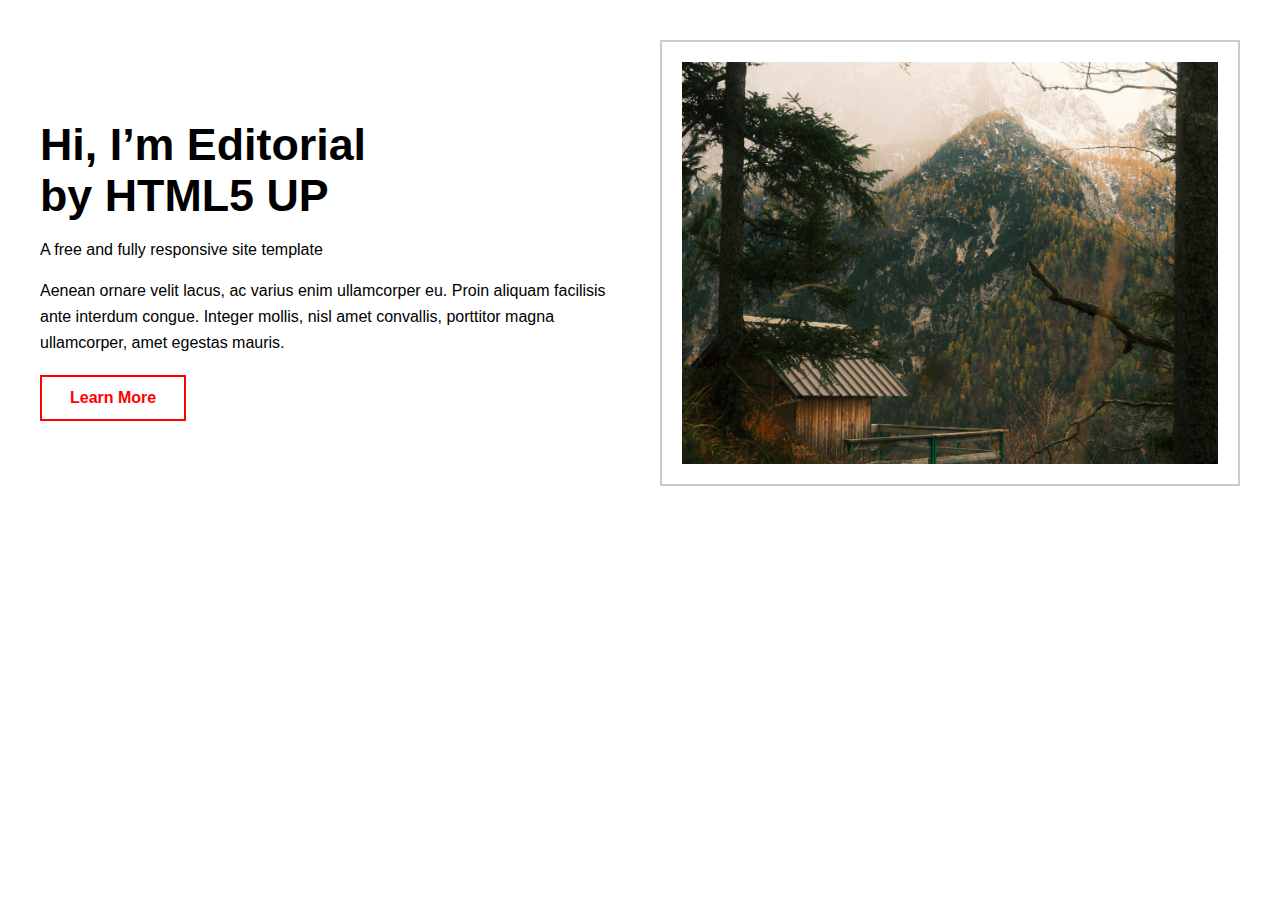
<file: Banner/index.html>
<!DOCTYPE html>
<html lang="en">
<head>
  <meta charset="UTF-8" />
  <meta name="viewport" content="width=device-width, initial-scale=1.0" />
  <link rel="stylesheet" href="main.css" />
  <title>Document</title>
</head>
<body>

  <!-- Container -->
  <div class="container">
    <section id="banner">

      <!-- Left content -->
      <div class="content">
        <header>
          <h1>Hi, I’m Editorial<br />by HTML5 UP</h1>
          <p>A free and fully responsive site template</p>
        </header>

        <p>
          Aenean ornare velit lacus, ac varius enim ullamcorper eu. Proin aliquam
          facilisis ante interdum congue. Integer mollis, nisl amet convallis,
          porttitor magna ullamcorper, amet egestas mauris.
        </p>

        <ul class="actions">
          <li>
            <a href="#" class="button big">Learn More</a>
          </li>
        </ul>
      </div>

      <!-- Right image -->
      <span class="image object">
        <img src="images/pic10.jpg" alt="Banner image" />
      </span>

    </section>
  </div>

</body>
</html>
</file>
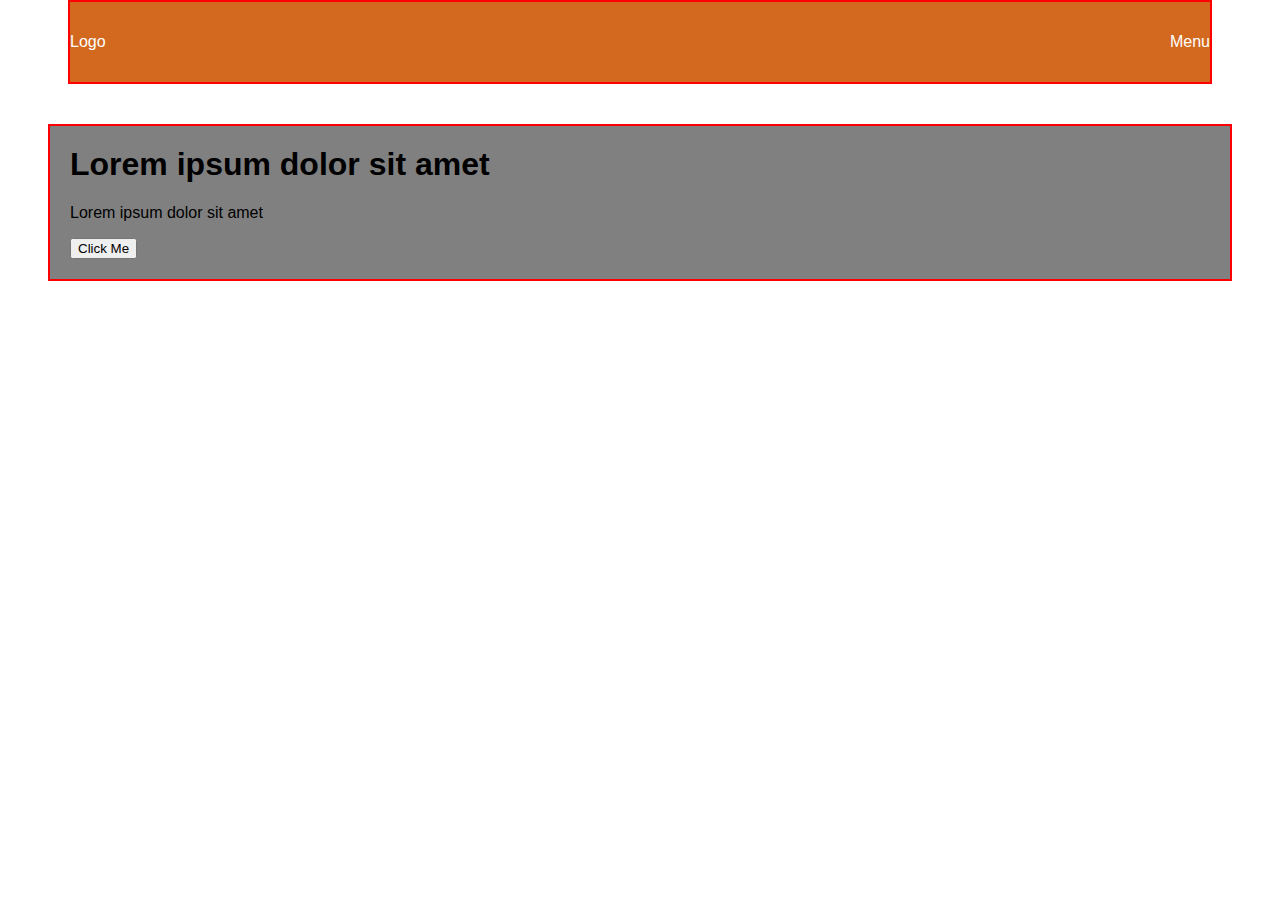
<file: Containers-ColorwithinBorder/index.html>
<!DOCTYPE html>
<html lang="en">
<head>
  <meta charset="UTF-8" />
  <meta name="viewport" content="width=device-width, initial-scale=1.0" />
  <title>Container Background Layout</title>
  <link rel="stylesheet" href="main.css" />
</head>
<body>

  <header>
    <div class="container header-container">
      <div class="top-bar">
        <div class="logo">Logo</div>
        <div class="menu">Menu</div>
      </div>
    </div>
  </header>

  <section class="hero">
    <div class="container hero-container">
      <div class="hero-content">
        <h1>Lorem ipsum dolor sit amet</h1>
        <p>Lorem ipsum dolor sit amet</p>
        <button>Click Me</button>
      </div>
    </div>
  </section>

</body>
</html>
</file>
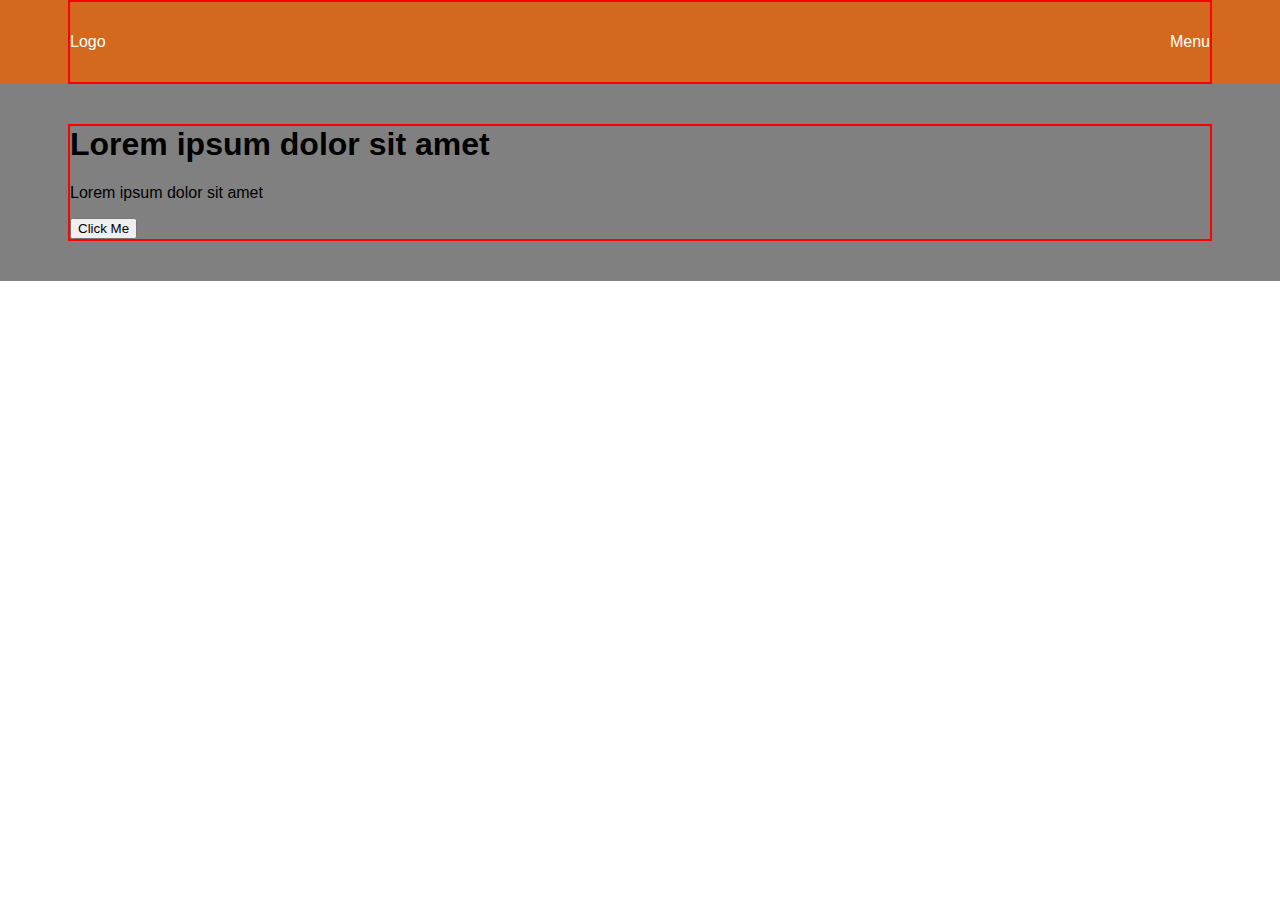
<file: Containers/index.html>
<!DOCTYPE html>
<html lang="en">
<head>
  <meta charset="UTF-8" />
  <meta name="viewport" content="width=device-width, initial-scale=1.0" />
  <title>Full Width Background, Constrained Content</title>
  <link rel="stylesheet" href="main.css" />
</head>
<body>

  <header class="section section-header">
    <div class="container">
      <div class="top-bar">
        <div class="logo">Logo</div>
        <div class="menu">Menu</div>
      </div>
    </div>
  </header>

  <section class="section section-hero">
    <div class="container">
      <div class="hero-content">
        <h1>Lorem ipsum dolor sit amet</h1>
        <p>Lorem ipsum dolor sit amet</p>
        <button>Click Me</button>
      </div>
    </div>
  </section>

</body>
</html>
</file>
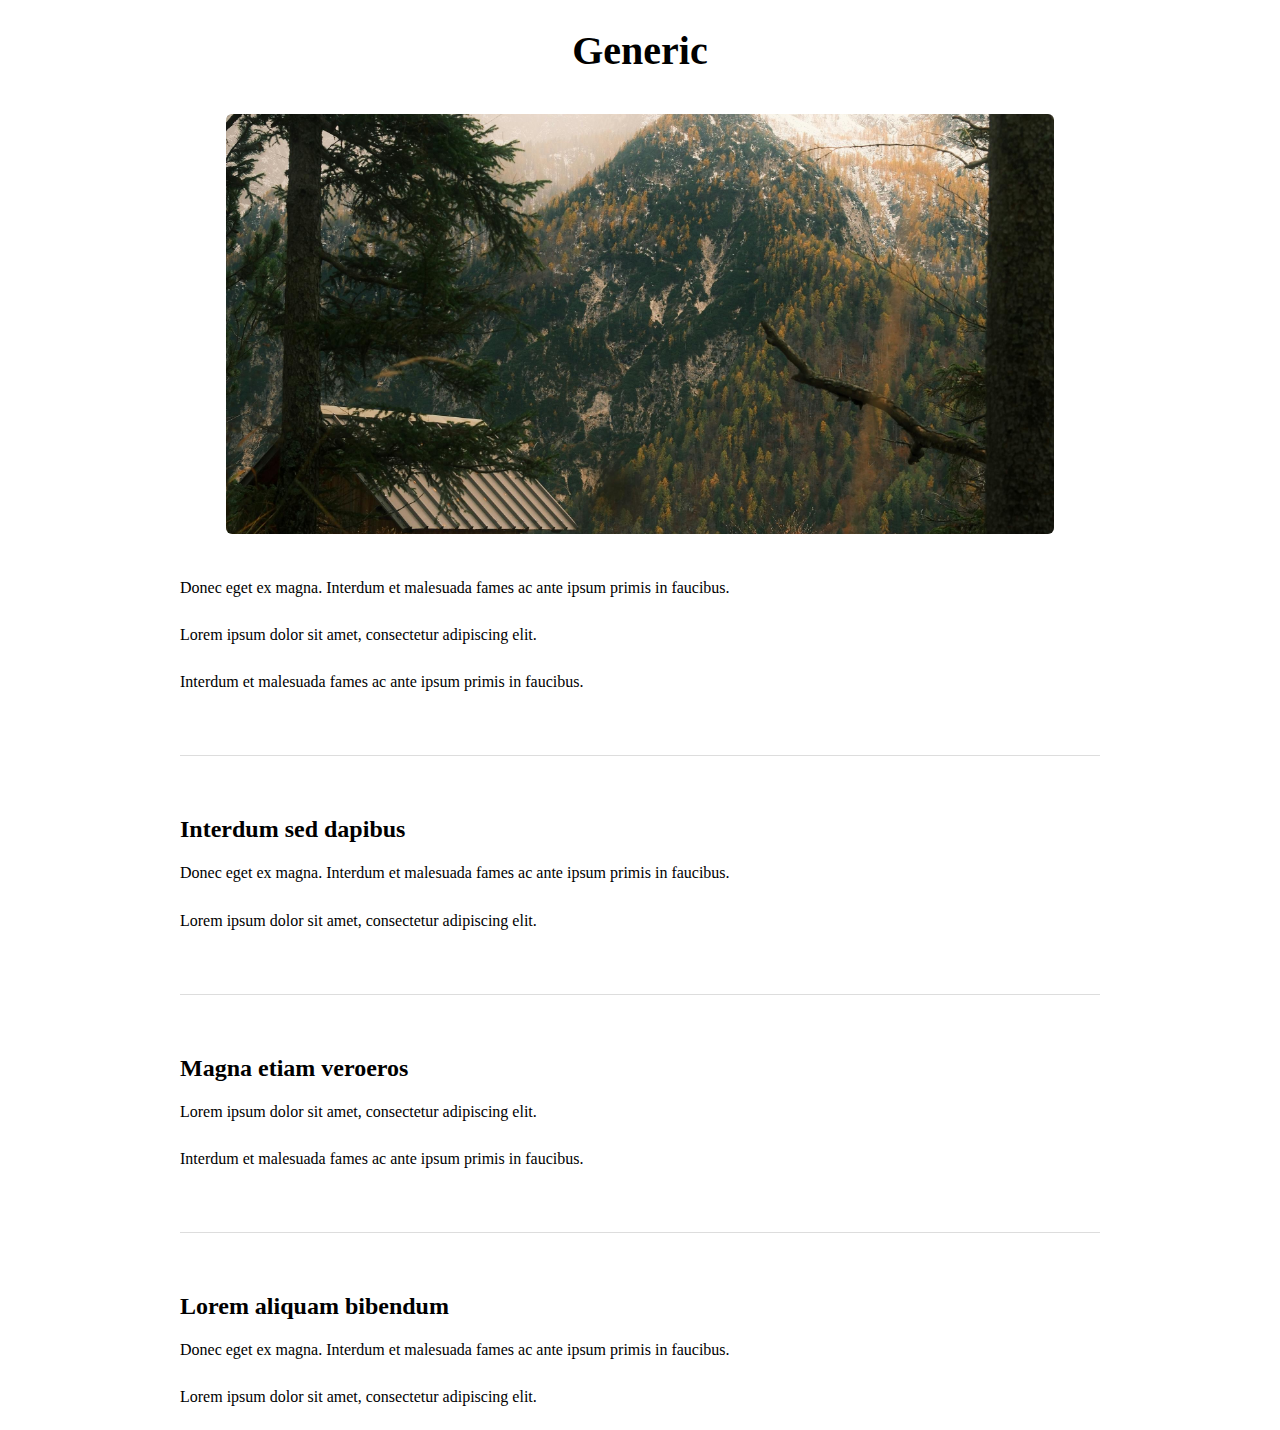
<file: Content/index.html>
<!DOCTYPE html>
<html lang="en">
<head>
  <meta charset="UTF-8" />
  <meta name="viewport" content="width=device-width, initial-scale=1.0" />
  <link rel="stylesheet" href="main.css" />
  <title>Document</title>
</head>
<body>

  <section class="container">

    <header class="main">
      <h1>Generic</h1>
    </header>

    <span class="image main">
      <img src="images/pic10.jpg" alt="Banner image" />
    </span>

    <p>Donec eget ex magna. Interdum et malesuada fames ac ante ipsum primis in faucibus.</p>
    <p>Lorem ipsum dolor sit amet, consectetur adipiscing elit.</p>
    <p>Interdum et malesuada fames ac ante ipsum primis in faucibus.</p>

    <hr class="major" />

    <h2>Interdum sed dapibus</h2>
    <p>Donec eget ex magna. Interdum et malesuada fames ac ante ipsum primis in faucibus.</p>
    <p>Lorem ipsum dolor sit amet, consectetur adipiscing elit.</p>

    <hr class="major" />

    <h2>Magna etiam veroeros</h2>
    <p>Lorem ipsum dolor sit amet, consectetur adipiscing elit.</p>
    <p>Interdum et malesuada fames ac ante ipsum primis in faucibus.</p>

    <hr class="major" />

    <h2>Lorem aliquam bibendum</h2>
    <p>Donec eget ex magna. Interdum et malesuada fames ac ante ipsum primis in faucibus.</p>
    <p>Lorem ipsum dolor sit amet, consectetur adipiscing elit.</p>

  </section>

</body>
</html>
</file>
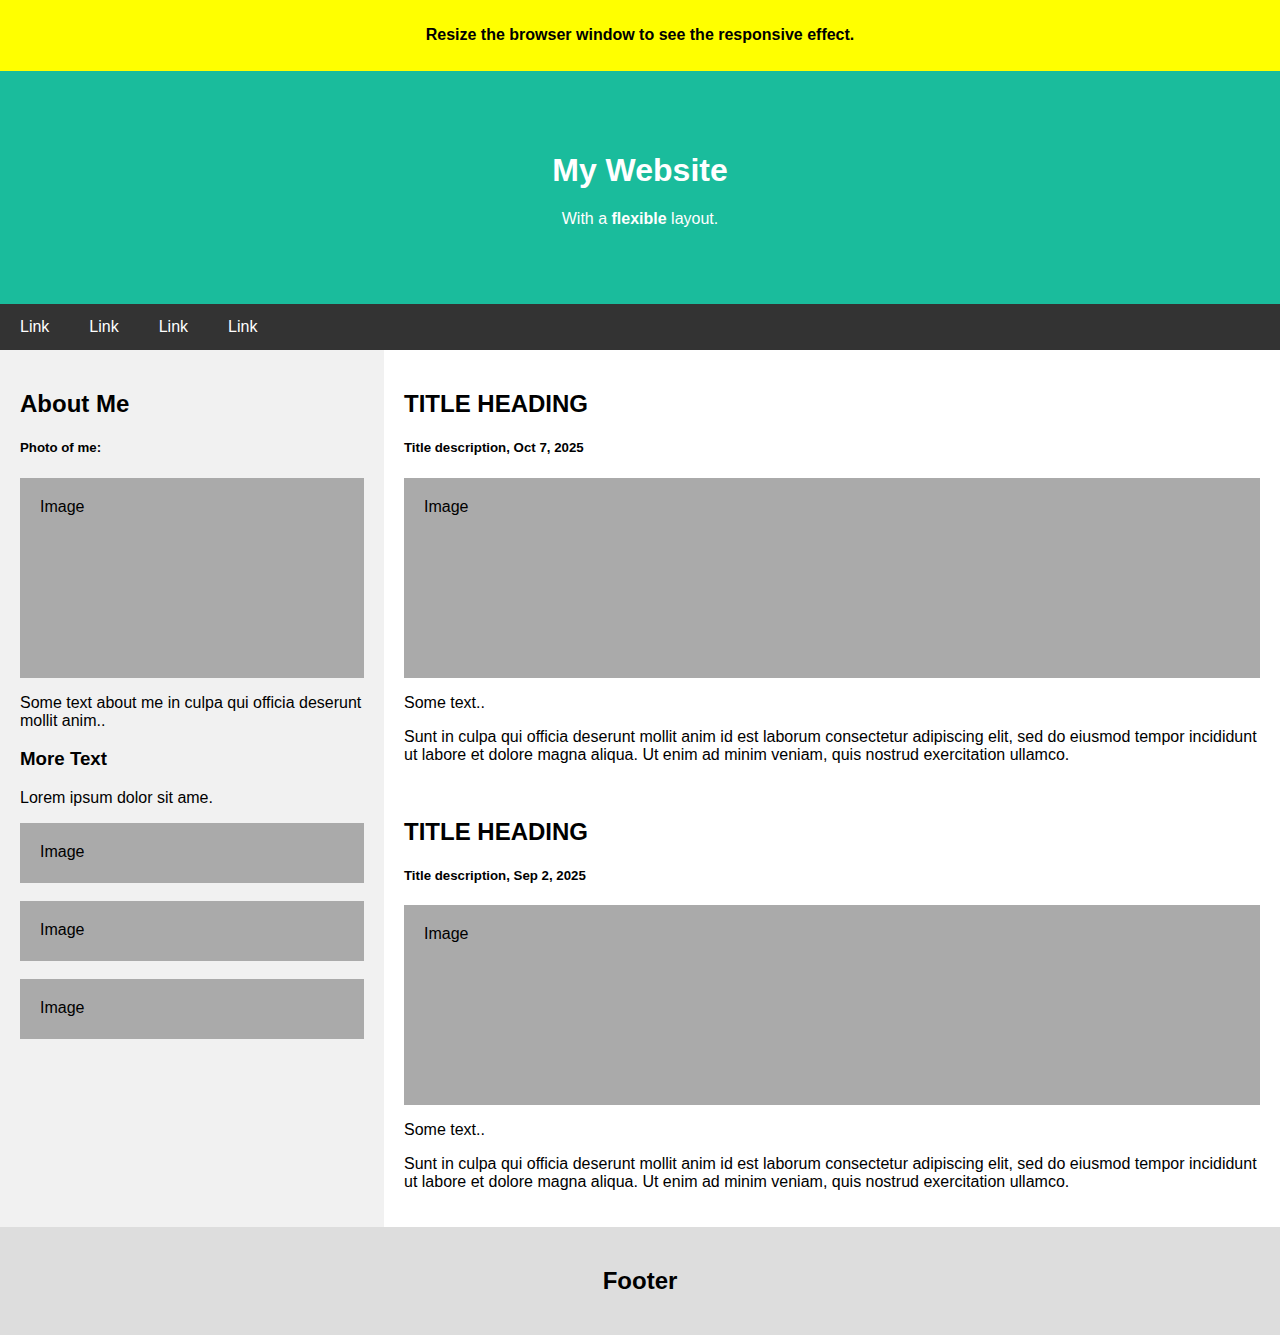
<file: CssGenericLayout/index.html>
<!DOCTYPE html>
<html>
<head>
<title>Page Title</title>
<meta charset="UTF-8">
<meta name="viewport" content="width=device-width, initial-scale=1">
<link rel="stylesheet" href="main.css">
</head>
<body>

<!-- Note -->
<div style="background:yellow;padding:5px;text-align:center;">
  <h4>Resize the browser window to see the responsive effect.</h4>
</div>

<!-- Header -->
<header>
  <h1>My Website</h1>
  <p>With a <b>flexible</b> layout.</p>
</header>

<!-- Navigation Bar -->
<div class="navbar">
  <a href="#">Link</a>
  <a href="#">Link</a>
  <a href="#">Link</a>
  <a href="#">Link</a>
</div>

<!-- Content Container -->
<div class="container">
  <div class="side">
    <h2>About Me</h2>
    <h5>Photo of me:</h5>
    <div class="fakeimg" style="height:200px;">Image</div>
    <p>Some text about me in culpa qui officia deserunt mollit anim..</p>
    <h3>More Text</h3>
    <p>Lorem ipsum dolor sit ame.</p>
    <div class="fakeimg" style="height:60px;">Image</div><br>
    <div class="fakeimg" style="height:60px;">Image</div><br>
    <div class="fakeimg" style="height:60px;">Image</div>
  </div>
  <div class="main">
    <h2>TITLE HEADING</h2>
    <h5>Title description, Oct 7, 2025</h5>
    <div class="fakeimg" style="height:200px;">Image</div>
    <p>Some text..</p>
    <p>Sunt in culpa qui officia deserunt mollit anim id est laborum consectetur adipiscing elit, sed do eiusmod tempor incididunt ut labore et dolore magna aliqua. Ut enim ad minim veniam, quis nostrud exercitation ullamco.</p>
    <br>
    <h2>TITLE HEADING</h2>
    <h5>Title description, Sep 2, 2025</h5>
    <div class="fakeimg" style="height:200px;">Image</div>
    <p>Some text..</p>
    <p>Sunt in culpa qui officia deserunt mollit anim id est laborum consectetur adipiscing elit, sed do eiusmod tempor incididunt ut labore et dolore magna aliqua. Ut enim ad minim veniam, quis nostrud exercitation ullamco.</p>
  </div>
</div>

<!-- Footer -->
<footer>
  <h2>Footer</h2>
</footer>

</body>
</html>
</file>
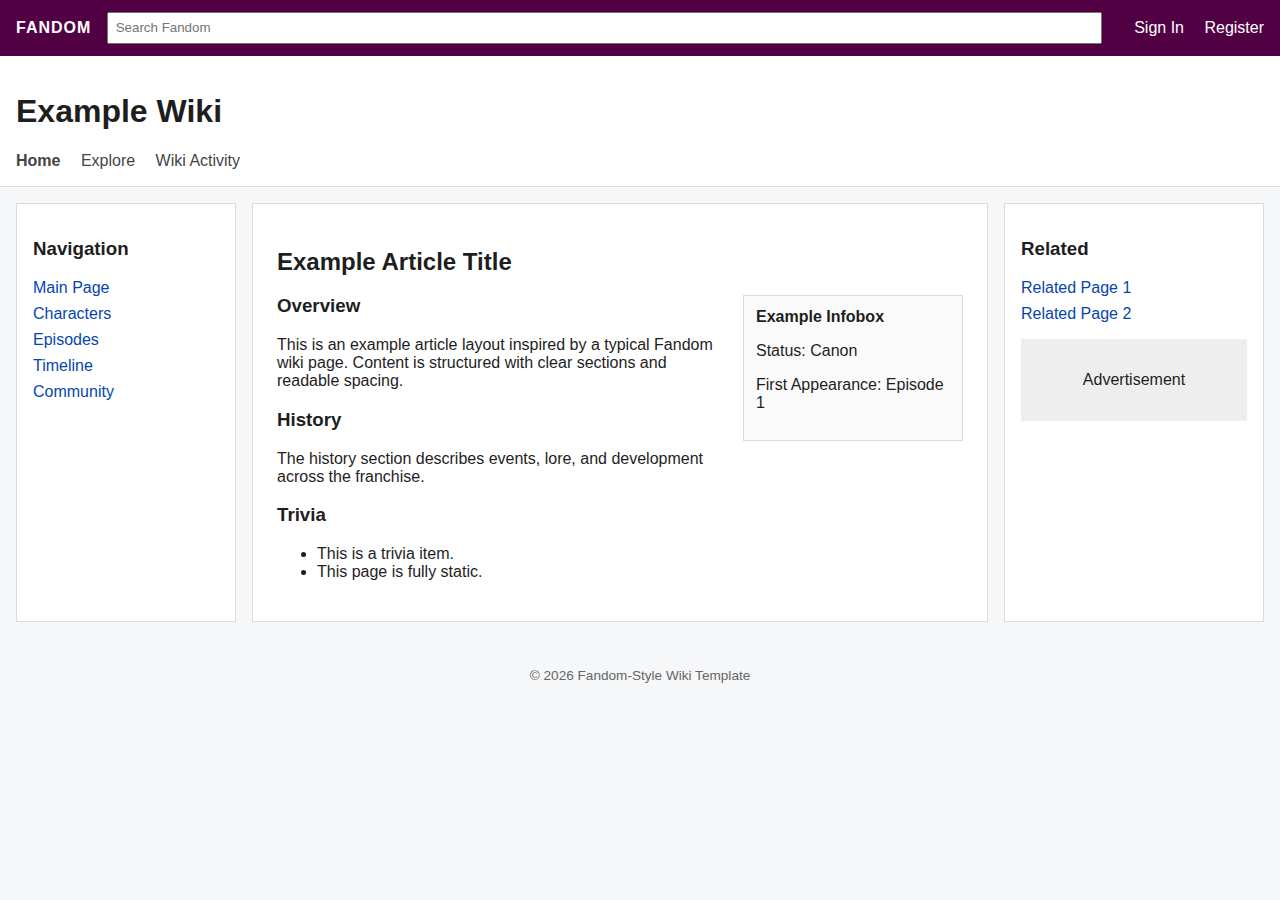
<file: FandomPage/index.html>
<!DOCTYPE html>
<html lang="en">
<head>
  <meta charset="UTF-8" />
  <meta name="viewport" content="width=device-width, initial-scale=1" />
  <title>Example Wiki | Fandom</title>
  <link rel="stylesheet" href="main.css" />
</head>
<body>
  <!-- Global Fandom Header -->
  <header class="global-header">
    <div class="logo">FANDOM</div>
    <input class="search" type="search" placeholder="Search Fandom" />
    <nav class="user-nav">
      <a href="#">Sign In</a>
      <a href="#">Register</a>
    </nav>
  </header>

  <!-- Wiki Header -->
  <section class="wiki-header">
    <h1>Example Wiki</h1>
    <nav class="wiki-tabs">
      <a class="active" href="#">Home</a>
      <a href="#">Explore</a>
      <a href="#">Wiki Activity</a>
    </nav>
  </section>

  <!-- Page Layout -->
  <div class="layout">
    <!-- Left Sidebar -->
    <aside class="sidebar-left">
      <nav>
        <h3>Navigation</h3>
        <a href="#">Main Page</a>
        <a href="#">Characters</a>
        <a href="#">Episodes</a>
        <a href="#">Timeline</a>
        <a href="#">Community</a>
      </nav>
    </aside>

    <!-- Main Content -->
    <main class="content">
      <article>
        <h2>Example Article Title</h2>

        <div class="infobox">
          <strong>Example Infobox</strong>
          <p>Status: Canon</p>
          <p>First Appearance: Episode 1</p>
        </div>

        <section>
          <h3>Overview</h3>
          <p>
            This is an example article layout inspired by a typical Fandom wiki
            page. Content is structured with clear sections and readable spacing.
          </p>
        </section>

        <section>
          <h3>History</h3>
          <p>
            The history section describes events, lore, and development across
            the franchise.
          </p>
        </section>

        <section>
          <h3>Trivia</h3>
          <ul>
            <li>This is a trivia item.</li>
            <li>This page is fully static.</li>
          </ul>
        </section>
      </article>
    </main>

    <!-- Right Sidebar -->
    <aside class="sidebar-right">
      <div class="module">
        <h3>Related</h3>
        <a href="#">Related Page 1</a>
        <a href="#">Related Page 2</a>
      </div>

      <div class="module ad">
        <p>Advertisement</p>
      </div>
    </aside>
  </div>

  <!-- Footer -->
  <footer class="footer">
    <p>© 2026 Fandom-Style Wiki Template</p>
  </footer>
</body>
</html>
</file>
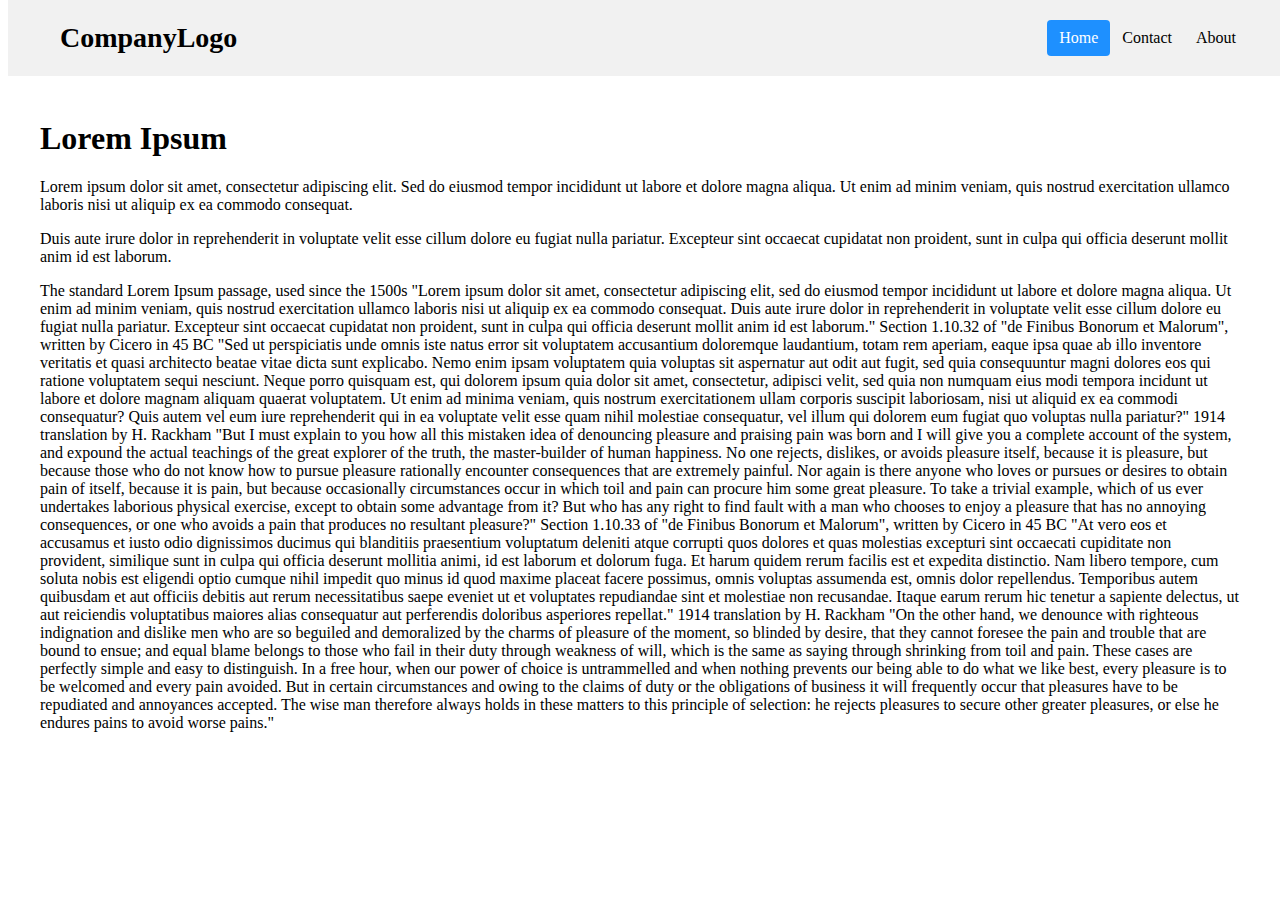
<file: NavigationBar/index.html>
<!DOCTYPE html>
<html lang="en">
<head>
  <meta charset="UTF-8" />
  <meta name="viewport" content="width=device-width, initial-scale=1.0" />
  <link rel="stylesheet" href="main.css" />
  <title>Document</title>
</head>
<body>

  <div id="navbar">
    <div class="container">
      <a href="#default" id="logo">CompanyLogo</a>
      <div id="navbar-right">
        <a class="active" href="#home">Home</a>
        <a href="#contact">Contact</a>
        <a href="#about">About</a>
      </div>
    </div>
  </div>

  <main class="container content">
    <h1>Lorem Ipsum</h1>
    <p>
      Lorem ipsum dolor sit amet, consectetur adipiscing elit. Sed do eiusmod
      tempor incididunt ut labore et dolore magna aliqua. Ut enim ad minim
      veniam, quis nostrud exercitation ullamco laboris nisi ut aliquip ex ea
      commodo consequat.
    </p>
    <p>
      Duis aute irure dolor in reprehenderit in voluptate velit esse cillum
      dolore eu fugiat nulla pariatur. Excepteur sint occaecat cupidatat non
      proident, sunt in culpa qui officia deserunt mollit anim id est laborum.
    </p>
    <p>
      The standard Lorem Ipsum passage, used since the 1500s
      "Lorem ipsum dolor sit amet, consectetur adipiscing elit, sed do eiusmod tempor incididunt ut labore et dolore magna aliqua. Ut enim ad minim veniam, quis nostrud exercitation ullamco laboris nisi ut aliquip ex ea commodo consequat. Duis aute irure dolor in reprehenderit in voluptate velit esse cillum dolore eu fugiat nulla pariatur. Excepteur sint occaecat cupidatat non proident, sunt in culpa qui officia deserunt mollit anim id est laborum."

      Section 1.10.32 of "de Finibus Bonorum et Malorum", written by Cicero in 45 BC
      "Sed ut perspiciatis unde omnis iste natus error sit voluptatem accusantium doloremque laudantium, totam rem aperiam, eaque ipsa quae ab illo inventore veritatis et quasi architecto beatae vitae dicta sunt explicabo. Nemo enim ipsam voluptatem quia voluptas sit aspernatur aut odit aut fugit, sed quia consequuntur magni dolores eos qui ratione voluptatem sequi nesciunt. Neque porro quisquam est, qui dolorem ipsum quia dolor sit amet, consectetur, adipisci velit, sed quia non numquam eius modi tempora incidunt ut labore et dolore magnam aliquam quaerat voluptatem. Ut enim ad minima veniam, quis nostrum exercitationem ullam corporis suscipit laboriosam, nisi ut aliquid ex ea commodi consequatur? Quis autem vel eum iure reprehenderit qui in ea voluptate velit esse quam nihil molestiae consequatur, vel illum qui dolorem eum fugiat quo voluptas nulla pariatur?"

      1914 translation by H. Rackham
      "But I must explain to you how all this mistaken idea of denouncing pleasure and praising pain was born and I will give you a complete account of the system, and expound the actual teachings of the great explorer of the truth, the master-builder of human happiness. No one rejects, dislikes, or avoids pleasure itself, because it is pleasure, but because those who do not know how to pursue pleasure rationally encounter consequences that are extremely painful. Nor again is there anyone who loves or pursues or desires to obtain pain of itself, because it is pain, but because occasionally circumstances occur in which toil and pain can procure him some great pleasure. To take a trivial example, which of us ever undertakes laborious physical exercise, except to obtain some advantage from it? But who has any right to find fault with a man who chooses to enjoy a pleasure that has no annoying consequences, or one who avoids a pain that produces no resultant pleasure?"

      Section 1.10.33 of "de Finibus Bonorum et Malorum", written by Cicero in 45 BC
      "At vero eos et accusamus et iusto odio dignissimos ducimus qui blanditiis praesentium voluptatum deleniti atque corrupti quos dolores et quas molestias excepturi sint occaecati cupiditate non provident, similique sunt in culpa qui officia deserunt mollitia animi, id est laborum et dolorum fuga. Et harum quidem rerum facilis est et expedita distinctio. Nam libero tempore, cum soluta nobis est eligendi optio cumque nihil impedit quo minus id quod maxime placeat facere possimus, omnis voluptas assumenda est, omnis dolor repellendus. Temporibus autem quibusdam et aut officiis debitis aut rerum necessitatibus saepe eveniet ut et voluptates repudiandae sint et molestiae non recusandae. Itaque earum rerum hic tenetur a sapiente delectus, ut aut reiciendis voluptatibus maiores alias consequatur aut perferendis doloribus asperiores repellat."

      1914 translation by H. Rackham
      "On the other hand, we denounce with righteous indignation and dislike men who are so beguiled and demoralized by the charms of pleasure of the moment, so blinded by desire, that they cannot foresee the pain and trouble that are bound to ensue; and equal blame belongs to those who fail in their duty through weakness of will, which is the same as saying through shrinking from toil and pain. These cases are perfectly simple and easy to distinguish. In a free hour, when our power of choice is untrammelled and when nothing prevents our being able to do what we like best, every pleasure is to be welcomed and every pain avoided. But in certain circumstances and owing to the claims of duty or the obligations of business it will frequently occur that pleasures have to be repudiated and annoyances accepted. The wise man therefore always holds in these matters to this principle of selection: he rejects pleasures to secure other greater pleasures, or else he endures pains to avoid worse pains."
    </p>
  </main>

</body>
</html>
</file>
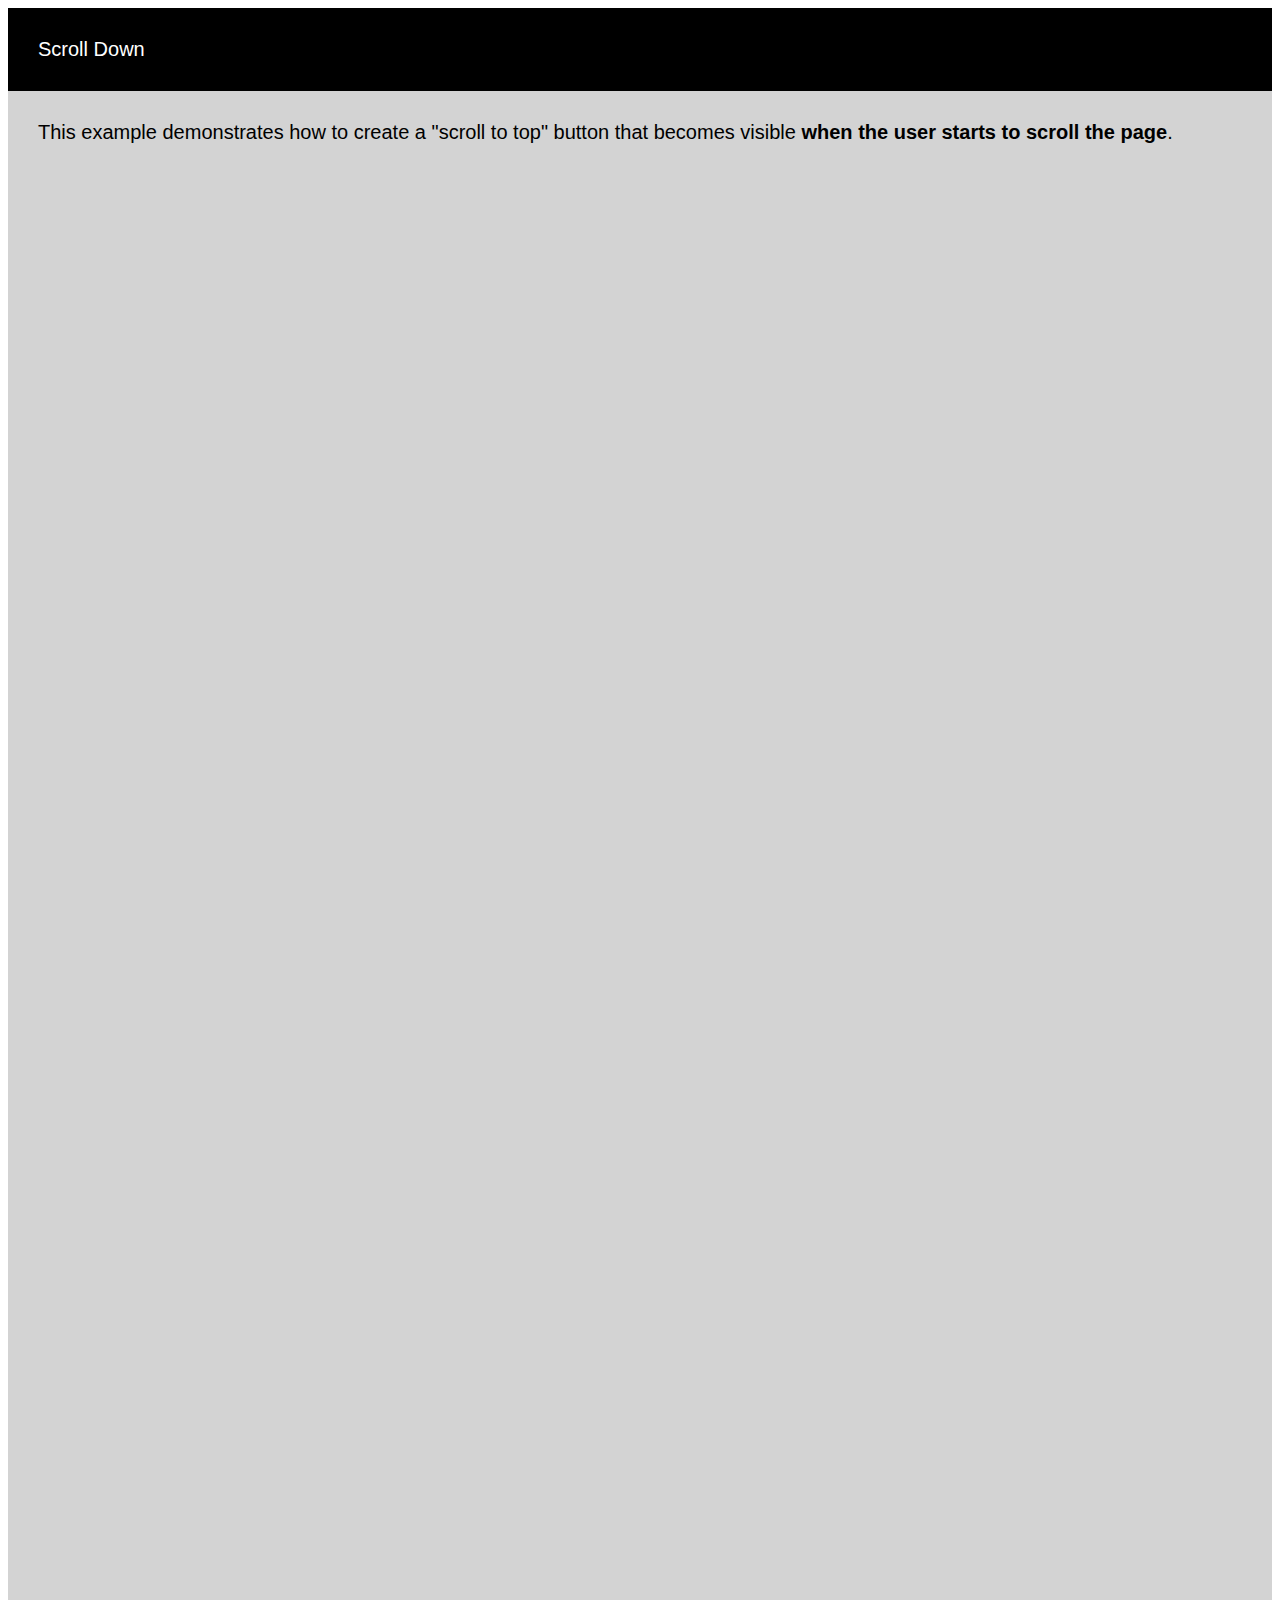
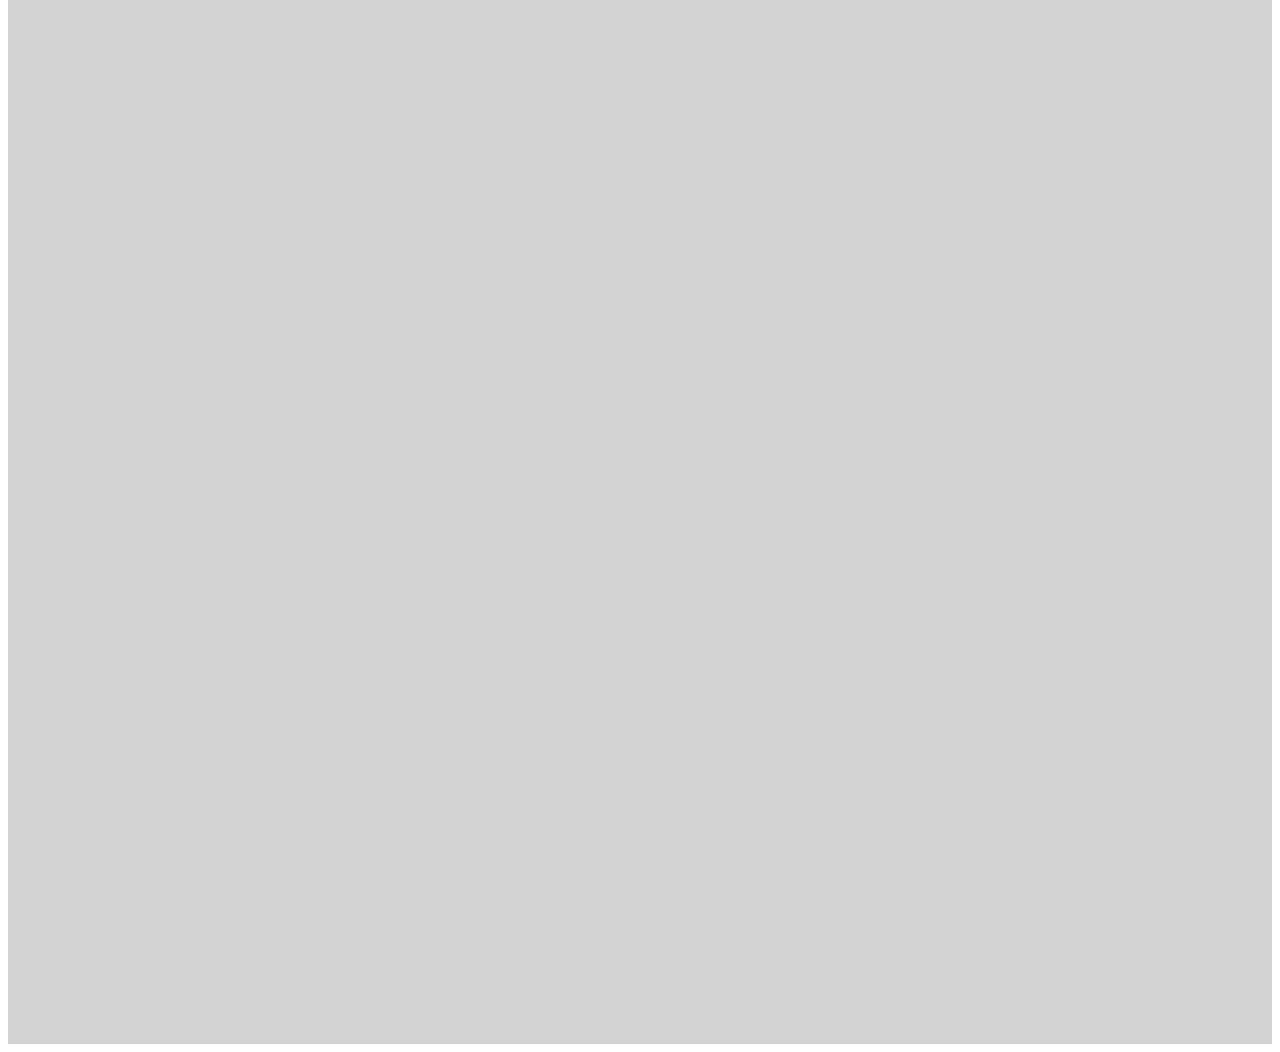
<file: ScrollUpButton/index.html>
<!DOCTYPE html>
<html>
<head>
<meta name="viewport" content="width=device-width, initial-scale=1">
  <link rel="stylesheet" href="main.css" />

</head>
<body>

<button onclick="topFunction()" id="myBtn" title="Go to top">Top</button>

<div style="background-color:black;color:white;padding:30px">Scroll Down</div>
<div style="background-color:lightgrey;padding:30px 30px 2500px">This example demonstrates how to create a "scroll to top" button that becomes visible 
  <strong>when the user starts to scroll the page</strong>.</div>



<script src="scrolltotop.js"></script>

</body>
</html>
</file>
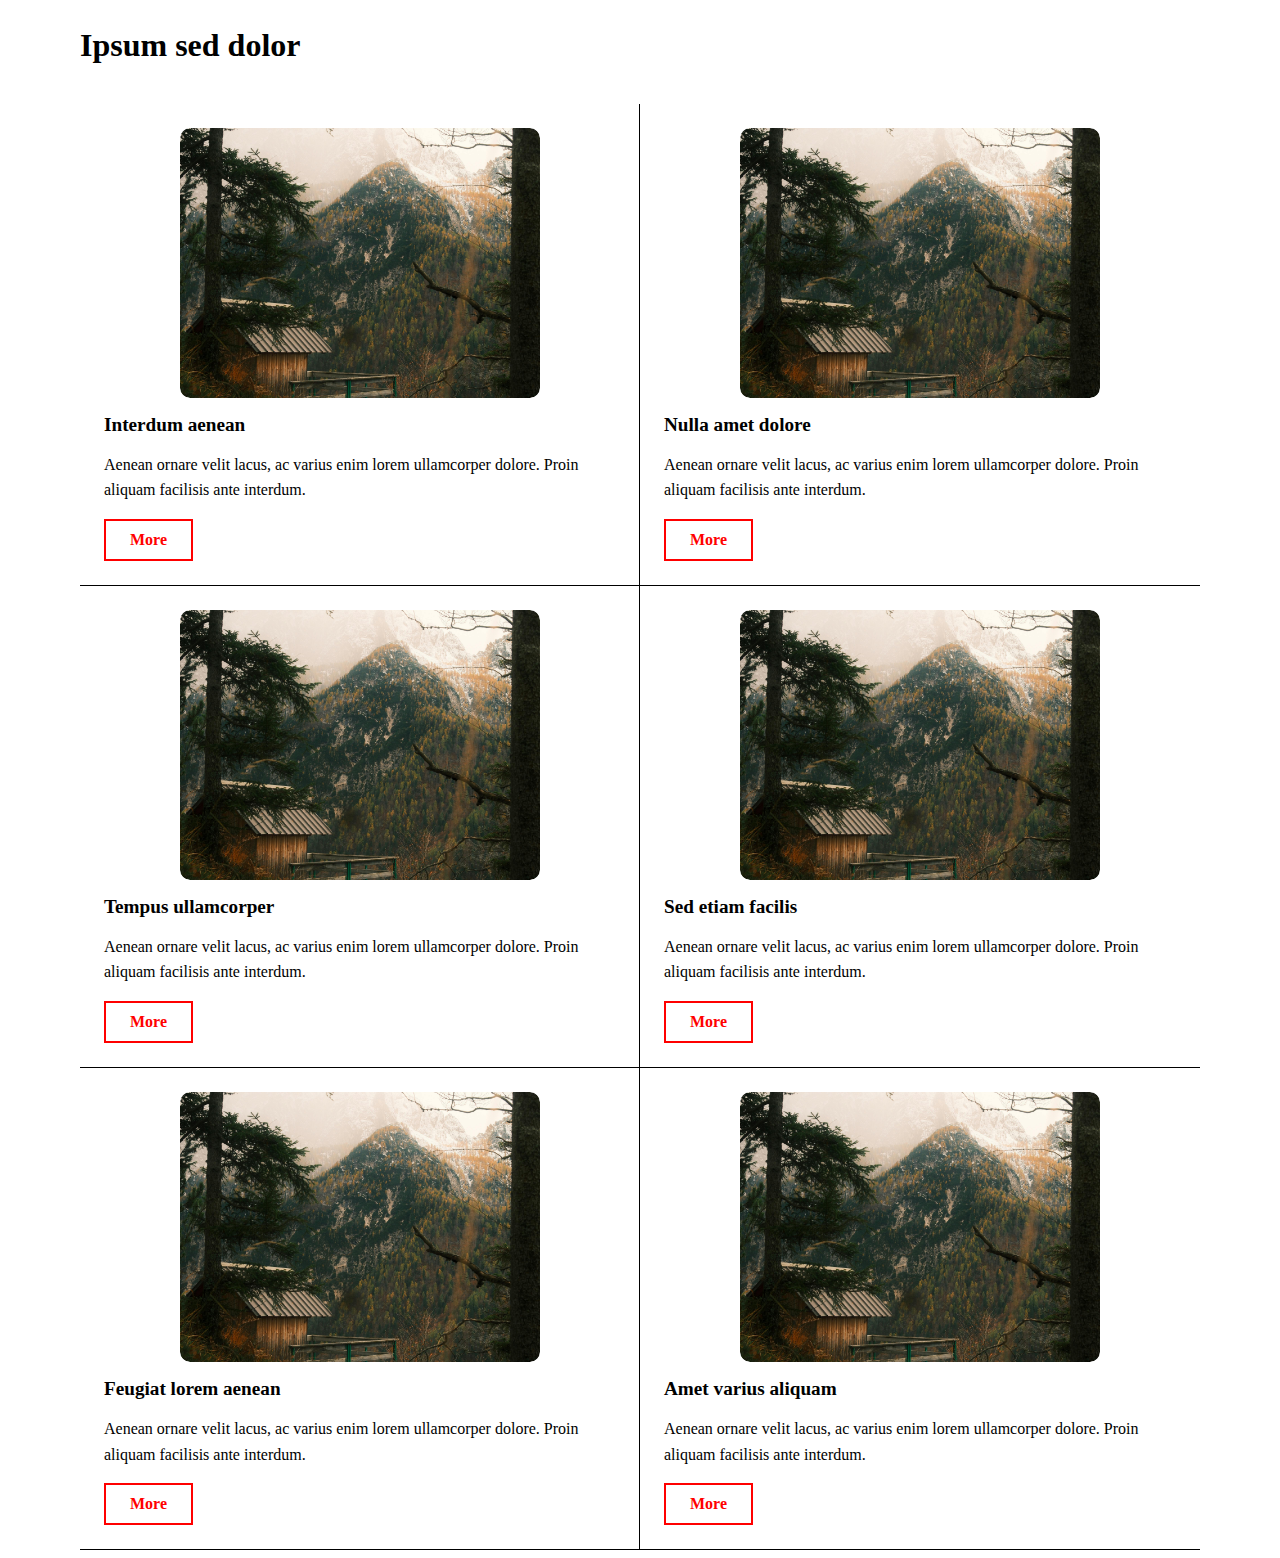
<file: Section(Cards)/index.html>
<!DOCTYPE html>
<html lang="en">
<head>
  <meta charset="UTF-8" />
  <meta name="viewport" content="width=device-width, initial-scale=1.0" />
  <link rel="stylesheet" href="main.css" />
  <title>Document</title>
</head>
<body>

  <!-- Section / Container -->
  <section>
    <header class="major">
      <h2>Ipsum sed dolor</h2>
    </header>

    <div class="posts">
      <article>
        <a href="#" class="image">
          <img src="images/pic10.jpg" alt="Banner image" />
        </a>
        <h3>Interdum aenean</h3>
        <p>
          Aenean ornare velit lacus, ac varius enim lorem ullamcorper dolore.
          Proin aliquam facilisis ante interdum.
        </p>
        <ul class="actions">
          <li><a href="#" class="button">More</a></li>
        </ul>
      </article>

      <article>
        <a href="#" class="image">
          <img src="images/pic10.jpg" alt="Banner image" />
        </a>
        <h3>Nulla amet dolore</h3>
        <p>
          Aenean ornare velit lacus, ac varius enim lorem ullamcorper dolore.
          Proin aliquam facilisis ante interdum.
        </p>
        <ul class="actions">
          <li><a href="#" class="button">More</a></li>
        </ul>
      </article>

      <article>
        <a href="#" class="image">
          <img src="images/pic10.jpg" alt="Banner image" />
        </a>
        <h3>Tempus ullamcorper</h3>
        <p>
          Aenean ornare velit lacus, ac varius enim lorem ullamcorper dolore.
          Proin aliquam facilisis ante interdum.
        </p>
        <ul class="actions">
          <li><a href="#" class="button">More</a></li>
        </ul>
      </article>

      <article>
        <a href="#" class="image">
          <img src="images/pic10.jpg" alt="Banner image" />
        </a>
        <h3>Sed etiam facilis</h3>
        <p>
          Aenean ornare velit lacus, ac varius enim lorem ullamcorper dolore.
          Proin aliquam facilisis ante interdum.
        </p>
        <ul class="actions">
          <li><a href="#" class="button">More</a></li>
        </ul>
      </article>

      <article>
        <a href="#" class="image">
         <img src="images/pic10.jpg" alt="Banner image" />
        </a>
        <h3>Feugiat lorem aenean</h3>
        <p>
          Aenean ornare velit lacus, ac varius enim lorem ullamcorper dolore.
          Proin aliquam facilisis ante interdum.
        </p>
        <ul class="actions">
          <li><a href="#" class="button">More</a></li>
        </ul>
      </article>

      <article>
        <a href="#" class="image">
          <img src="images/pic10.jpg" alt="Banner image" />
        </a>
        <h3>Amet varius aliquam</h3>
        <p>
          Aenean ornare velit lacus, ac varius enim lorem ullamcorper dolore.
          Proin aliquam facilisis ante interdum.
        </p>
        <ul class="actions">
          <li><a href="#" class="button">More</a></li>
        </ul>
      </article>
    </div>
  </section>

</body>
</html>
</file>
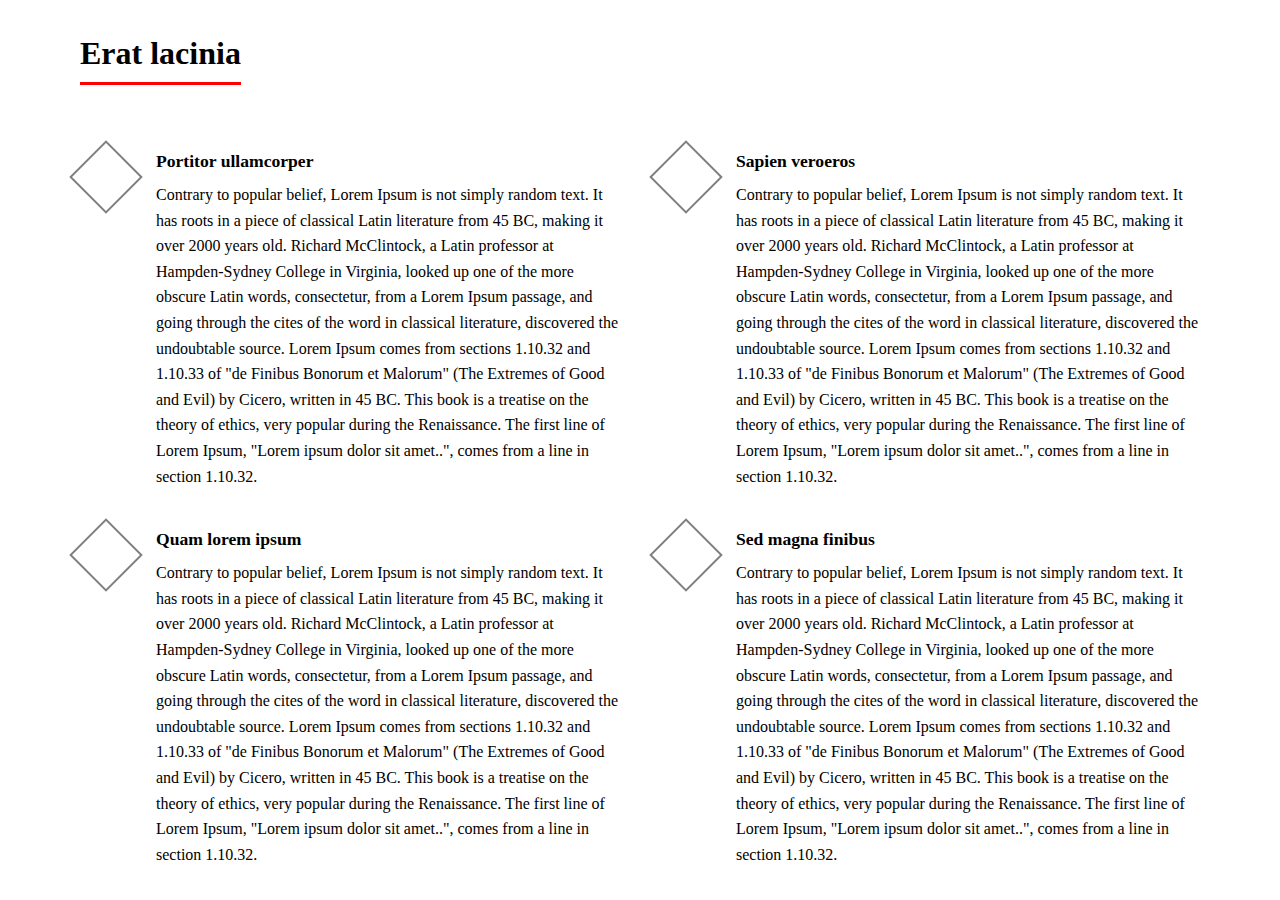
<file: Section(Skills)/index.html>
<!DOCTYPE html>
<html lang="en">
<head>
  <meta charset="UTF-8" />
  <meta name="viewport" content="width=device-width, initial-scale=1.0" />
  <link rel="stylesheet" href="main.css" />
  <title>Document</title>
</head>
<body>

  <div class="container">
    <section>
      <header class="major">
        <h2>Erat lacinia</h2>
      </header>

      <div class="features">
        <article>
          <span class="icon fa-gem"></span>
          <div class="content">
            <h3>Portitor ullamcorper</h3>
            <p>Contrary to popular belief, Lorem Ipsum is not simply random text. It has roots in a piece of classical Latin literature from 45 BC, making it over 2000 years old. Richard McClintock, a Latin professor at Hampden-Sydney College in Virginia, looked up one of the more obscure Latin words, consectetur, from a Lorem Ipsum passage, and going through the cites of the word in classical literature, discovered the undoubtable source. Lorem Ipsum comes from sections 1.10.32 and 1.10.33 of "de Finibus Bonorum et Malorum" (The Extremes of Good and Evil) by Cicero, written in 45 BC. This book is a treatise on the theory of ethics, very popular during the Renaissance. The first line of Lorem Ipsum, "Lorem ipsum dolor sit amet..", comes from a line in section 1.10.32.</p>
          </div>
        </article>

        <article>
          <span class="icon solid fa-paper-plane"></span>
          <div class="content">
            <h3>Sapien veroeros</h3>
            <p>Contrary to popular belief, Lorem Ipsum is not simply random text. It has roots in a piece of classical Latin literature from 45 BC, making it over 2000 years old. Richard McClintock, a Latin professor at Hampden-Sydney College in Virginia, looked up one of the more obscure Latin words, consectetur, from a Lorem Ipsum passage, and going through the cites of the word in classical literature, discovered the undoubtable source. Lorem Ipsum comes from sections 1.10.32 and 1.10.33 of "de Finibus Bonorum et Malorum" (The Extremes of Good and Evil) by Cicero, written in 45 BC. This book is a treatise on the theory of ethics, very popular during the Renaissance. The first line of Lorem Ipsum, "Lorem ipsum dolor sit amet..", comes from a line in section 1.10.32.</p>
          </div>
        </article>

        <article>
          <span class="icon solid fa-rocket"></span>
          <div class="content">
            <h3>Quam lorem ipsum</h3>
            <p>Contrary to popular belief, Lorem Ipsum is not simply random text. It has roots in a piece of classical Latin literature from 45 BC, making it over 2000 years old. Richard McClintock, a Latin professor at Hampden-Sydney College in Virginia, looked up one of the more obscure Latin words, consectetur, from a Lorem Ipsum passage, and going through the cites of the word in classical literature, discovered the undoubtable source. Lorem Ipsum comes from sections 1.10.32 and 1.10.33 of "de Finibus Bonorum et Malorum" (The Extremes of Good and Evil) by Cicero, written in 45 BC. This book is a treatise on the theory of ethics, very popular during the Renaissance. The first line of Lorem Ipsum, "Lorem ipsum dolor sit amet..", comes from a line in section 1.10.32.</p>
          </div>
        </article>

        <article>
          <span class="icon solid fa-signal"></span>
          <div class="content">
            <h3>Sed magna finibus</h3>
            <p>Contrary to popular belief, Lorem Ipsum is not simply random text. It has roots in a piece of classical Latin literature from 45 BC, making it over 2000 years old. Richard McClintock, a Latin professor at Hampden-Sydney College in Virginia, looked up one of the more obscure Latin words, consectetur, from a Lorem Ipsum passage, and going through the cites of the word in classical literature, discovered the undoubtable source. Lorem Ipsum comes from sections 1.10.32 and 1.10.33 of "de Finibus Bonorum et Malorum" (The Extremes of Good and Evil) by Cicero, written in 45 BC. This book is a treatise on the theory of ethics, very popular during the Renaissance. The first line of Lorem Ipsum, "Lorem ipsum dolor sit amet..", comes from a line in section 1.10.32.</p>
          </div>
        </article>
      </div>
    </section>
  </div>

</body>
</html>
</file>
<file: Banner/main.css>
/* ---------- Global container ---------- */
body {
  margin: 0;
  padding: 0;
  font-family: Arial, sans-serif;
}

#banner {
  max-width: 1200px;
  margin: 0 auto;
  padding: 40px;
  display: grid;
  grid-template-columns: 1fr 1fr;
  gap: 40px;
  align-items: center;
}

/* ---------- Left content ---------- */
#banner .content h1 {
  font-size: 2.8rem;
  font-weight: 800;
  margin-bottom: 10px;
}

#banner .content p {
  font-size: 1rem;
  line-height: 1.6;
}

/* ---------- Button styling ---------- */
.actions {
  list-style: none;
  padding: 0;
  margin-top: 20px;
}

.actions .button.big {
  display: inline-block;
  padding: 12px 28px;
  border: 2px solid red;
  background: transparent;
  color: red;
  text-decoration: none;
  font-weight: 600;
}

.actions .button.big:hover {
  background: rgba(255, 0, 0, 0.1);
}

/* ---------- Image column ---------- */
#banner .image {
  border: 2px solid #ccc;
  padding: 20px;
  aspect-ratio: 4 / 3;
  display: flex;
  align-items: center;
  justify-content: center;
}

/* ---------- Image control ---------- */
#banner .image img {
  width: 100%;
  height: 100%;
  object-fit: cover;
  overflow-clip-margin: content-box;
  overflow: clip;
}
</file>
<file: Containers-ColorwithinBorder/main.css>
/* Base */
body {
  margin: 0;
  font-family: 'Heebo', sans-serif;
}

/* Container */
.container {
  width: 92%;
  max-width: 1140px;
  margin: 0 auto;
  border: 2px solid red; /* demo */
}

/* Header */
.header-container {
  background-color: chocolate;
  color: white;
}

.top-bar {
  display: flex;
  height: 80px;
  align-items: center;
  justify-content: space-between;
}

/* Hero */
.hero {
  padding: 40px 0;
}

.hero-container {
  background-color: gray;
  padding: 20px;
}

.hero-content h1 {
  margin-top: 0;
}

/* Responsive */
@media (max-width: 576px) {
  .container {
    width: 90%;
  }
}
</file>
<file: Containers/main.css>
/* Base */
body {
  margin: 0;
  font-family: 'Heebo', sans-serif;
}

/* Reusable layout container */
.container {
  width: 92%;
  max-width: 1140px;
  margin: 0 auto;
  border: 2px solid red; /* demo only */
}

/* Section base */
.section {
  width: 100%;
}

/* Header */
.section-header {
  background-color: chocolate;
  color: white;
}

.top-bar {
  display: flex;
  height: 80px;
  align-items: center;
  justify-content: space-between;
}

/* Hero */
.section-hero {
  background-color: gray;
  padding: 40px 0;
}

.hero-content h1 {
  margin-top: 0;
}

/* Responsive */
@media (max-width: 576px) {
  .container {
    width: 90%;
  }
}
</file>
<file: Content/main.css>
/* ---------- Base ---------- */
* {
  box-sizing: border-box;
}

/* ---------- Container ---------- */
.container {
  max-width: 1000px;
  margin: 0 auto;
  padding: 0 40px;
}

/* ---------- Header ---------- */
header.main h1 {
  text-align: center;
  font-size: 2.5rem;
  margin-bottom: 40px;
}

/* ---------- Image wrapper ---------- */
.image.main {
  display: block;
  margin: 0 auto 40px auto;
  width: 90%;
  max-width: 900px;
  height: 420px;
  overflow: hidden;
}

/* ---------- Image ---------- */
.image img {
  display: block;
  width: 100%;
  height: 100%;
  object-fit: cover;
  border-radius: 0.375em;
}

/* ---------- Headings ---------- */
h2 {
  margin: 48px 0 16px;
}

/* ---------- Paragraph readability ---------- */
p {
  max-width: 720px;
  margin: 0 0 20px;
  line-height: 1.7;
}

/* ---------- Divider ---------- */
hr.major {
  margin: 60px 0;
  border: none;
  border-top: 1px solid #ddd;
}
</file>
<file: CssGenericLayout/main.css>
* {
  box-sizing: border-box;
}

body {
  font-family: Arial;
  margin: 0;
}

/* Header */
header {
  padding: 60px;
  text-align: center;
  background: #1abc9c;
  color: white;
}

/* Top navigation bar */
.navbar {
  display: flex;
  background-color: #333;
}

/* Navigation bar links */
.navbar a {
  color: white;
  padding: 14px 20px;
  text-decoration: none;
  text-align: center;
}

/* Change color on hover */
.navbar a:hover {
  background-color: #ddd;
  color: black;
}

/* Column container */
.container {  
  display: flex;
  flex-wrap: wrap;
}

/* Sidebar/left column */
.side {
  flex: 30%;
  background-color: #f1f1f1;
  padding: 20px;
}

/* Main column */
.main {
  flex: 70%;
  background-color: white;
  padding: 20px;
}

/* Fake image, just for this example */
.fakeimg {
  background-color: #aaa;
  width: 100%;
  padding: 20px;
}

/* Footer */
footer {
  padding: 20px;
  text-align: center;
  background: #ddd;
}

/* Responsive layout - when the screen is less than 700px wide, make the two columns stack on top of each other instead of next to each other */
@media screen and (max-width: 700px) {
  .container, .navbar {   
    flex-direction: column;
  }
}
</file>
<file: FandomPage/main.css>
:root {
  --bg-main: #f6f7f8;
  --bg-white: #ffffff;
  --bg-accent: #520044;
  --text-main: #1e1e1e;
  --border-light: #dcdcdc;
}

* {
  box-sizing: border-box;
}

body {
  margin: 0;
  font-family: Arial, Helvetica, sans-serif;
  background: var(--bg-main);
  color: var(--text-main);
}

/* Global Header */
.global-header {
  display: flex;
  align-items: center;
  gap: 1rem;
  padding: 0.75rem 1rem;
  background: var(--bg-accent);
  color: #fff;
}

.global-header .logo {
  font-weight: bold;
  letter-spacing: 1px;
}

.search {
  flex: 1;
  padding: 0.4rem;
}

.user-nav a {
  color: #fff;
  margin-left: 1rem;
  text-decoration: none;
}

/* Wiki Header */
.wiki-header {
  background: var(--bg-white);
  border-bottom: 1px solid var(--border-light);
  padding: 1rem;
}

.wiki-tabs a {
  margin-right: 1rem;
  text-decoration: none;
  color: #444;
}

.wiki-tabs .active {
  font-weight: bold;
}

/* Layout */
.layout {
  display: grid;
  grid-template-columns: 220px 1fr 260px;
  gap: 1rem;
  padding: 1rem;
}

/* Sidebars */
.sidebar-left,
.sidebar-right {
  background: var(--bg-white);
  padding: 1rem;
  border: 1px solid var(--border-light);
}

.sidebar-left a,
.sidebar-right a {
  display: block;
  margin: 0.5rem 0;
  text-decoration: none;
  color: #0645ad;
}

/* Content */
.content {
  background: var(--bg-white);
  padding: 1.5rem;
  border: 1px solid var(--border-light);
}

.infobox {
  float: right;
  width: 220px;
  margin: 0 0 1rem 1rem;
  padding: 0.75rem;
  border: 1px solid var(--border-light);
  background: #fafafa;
}

/* Right Modules */
.module {
  margin-bottom: 1rem;
}

.ad {
  background: #eee;
  padding: 1rem;
  text-align: center;
}

/* Footer */
.footer {
  text-align: center;
  padding: 1rem;
  font-size: 0.85rem;
  color: #666;
}

/* Responsive */
@media (max-width: 1024px) {
  .layout {
    grid-template-columns: 1fr;
  }

  .infobox {
    float: none;
    width: 100%;
    margin: 0 0 1rem 0;
  }
}
</file>
<file: NavigationBar/main.css>
/* Shared container */
.container {
  max-width: 1200px;
  margin: 0 auto;
  padding: 0 16px; /* equal left + right */
}

/* Sticky navbar */
#navbar {
  background-color: #f1f1f1;
  position: fixed;
  width: 100%;
  top: 0;
  z-index: 99;
}

/* Navbar inner spacing */
#navbar .container {
  padding-top: 20px;
  padding-bottom: 20px;
  overflow: hidden;
}

/* Links */
#navbar a {
  float: left;
  color: black;
  text-align: center;
  padding: 8px 12px;
  text-decoration: none;
  font-size: 16px;
  line-height: 20px;
  border-radius: 4px;
}

/* Logo */
#navbar #logo {
  font-size: 28px;
  font-weight: bold;
}

/* Hover */
#navbar a:hover {
  background-color: #ddd;
}

/* Active */
#navbar a.active {
  background-color: dodgerblue;
  color: white;
}

/* Right links */
#navbar-right {
  float: right;
}

/* Page content */
.content {
  margin-top: 120px; /* prevents overlap with fixed navbar */
}

/* Responsive */
@media (max-width: 580px) {
  #navbar a {
    float: none;
    display: block;
    text-align: left;
  }

  #navbar-right {
    float: none;
  }
}
</file>
<file: ScrollUpButton/main.css>
body {
  font-family: Arial, Helvetica, sans-serif;
  font-size: 20px;
}

#myBtn {
  display: none;
  position: fixed;
  bottom: 20px;
  right: 30px;
  z-index: 99;
  font-size: 18px;
  border: none;
  outline: none;
  background-color: red;
  color: white;
  cursor: pointer;
  padding: 15px;
  border-radius: 4px;
}

#myBtn:hover {
  background-color: #555;
}
</file>
<file: Section(Skills)/main.css>
/* ---------- Base ---------- */
* {
  box-sizing: border-box;
}

/* ---------- Container ---------- */
.container {
  max-width: 1200px;
  margin: 0 auto;
  padding: 0 40px;
}

/* ---------- Section header ---------- */
header.major {
  margin-bottom: 40px;
}

header.major h2 {
  font-size: 2rem;
  font-weight: 700;
  padding-bottom: 10px;
  border-bottom: 3px solid red;
  display: inline-block;
}

/* ---------- Features grid ---------- */
.features {
  display: grid;
  grid-template-columns: repeat(2, 1fr);
  gap: 40px;
}

/* ---------- Article layout ---------- */
.features article {
  display: flex;
  align-items: flex-start;
}

/* ---------- Rotated square (diamond) icons ---------- */
.features .icon {
  width: 52px;
  height: 52px;
  border: 2px solid grey;
  color: red;
  display: flex;
  align-items: center;
  justify-content: center;
  transform: rotate(45deg);
  margin-right: 24px;
  flex-shrink: 0;
  font-size: 1.1rem;
}

/* ---------- Content spacing ---------- */
.features .content h3 {
  margin: 0 0 10px 0;
  font-size: 1.1rem;
}

.features .content p {
  margin: 0;
  line-height: 1.6;
}
</file>
<file: Section(Cards)/main.css>
/* ---------- Reset ---------- */
* {
  box-sizing: border-box;
}

/* ---------- Container ---------- */
section {
  max-width: 1200px;
  margin: 0 auto;
  padding: 0 40px;
}

/* ---------- Header ---------- */
header.major {
  margin-bottom: 40px;
}

header.major h2 {
  font-size: 2rem;
  font-weight: 700;
}

/* ---------- Posts grid ---------- */
.posts {
  display: grid;
  grid-template-columns: repeat(2, 1fr);
}

/* ---------- Article ---------- */
.posts article {
  padding: 24px;
  display: flex;
  flex-direction: column;
  gap: 16px;
  border-right: 1px solid black;
  border-bottom: 1px solid black;
}

/* Remove right border on last column */
.posts article:nth-child(2n) {
  border-right: none;
}

/* ---------- Image wrapper (reduced size) ---------- */
.posts .image {
  width: 100%;
  max-width: 360px;
  aspect-ratio: 4 / 3;
  margin: 0 auto;
  overflow: hidden;
  border-radius: 10px;
}

/* ---------- Image ---------- */
.posts .image img {
  width: 100%;
  height: 100%;
  object-fit: cover;
  border-radius: 10px;
}

/* ---------- Text ---------- */
.posts article h3 {
  margin: 0;
  font-size: 1.2rem;
}

.posts article p {
  margin: 0;
  line-height: 1.6;
}

/* ---------- Actions ---------- */
.actions {
  list-style: none;
  padding: 0;
  margin: 0;
}

.actions li {
  display: inline-block;
}

.actions .button {
  display: inline-block;
  padding: 10px 24px;
  border: 2px solid red;
  background: white;
  color: red;
  text-decoration: none;
  font-weight: 600;
  transition: background 0.2s ease;
}

.actions .button:hover {
  background: #fff3e6;
}
</file>
